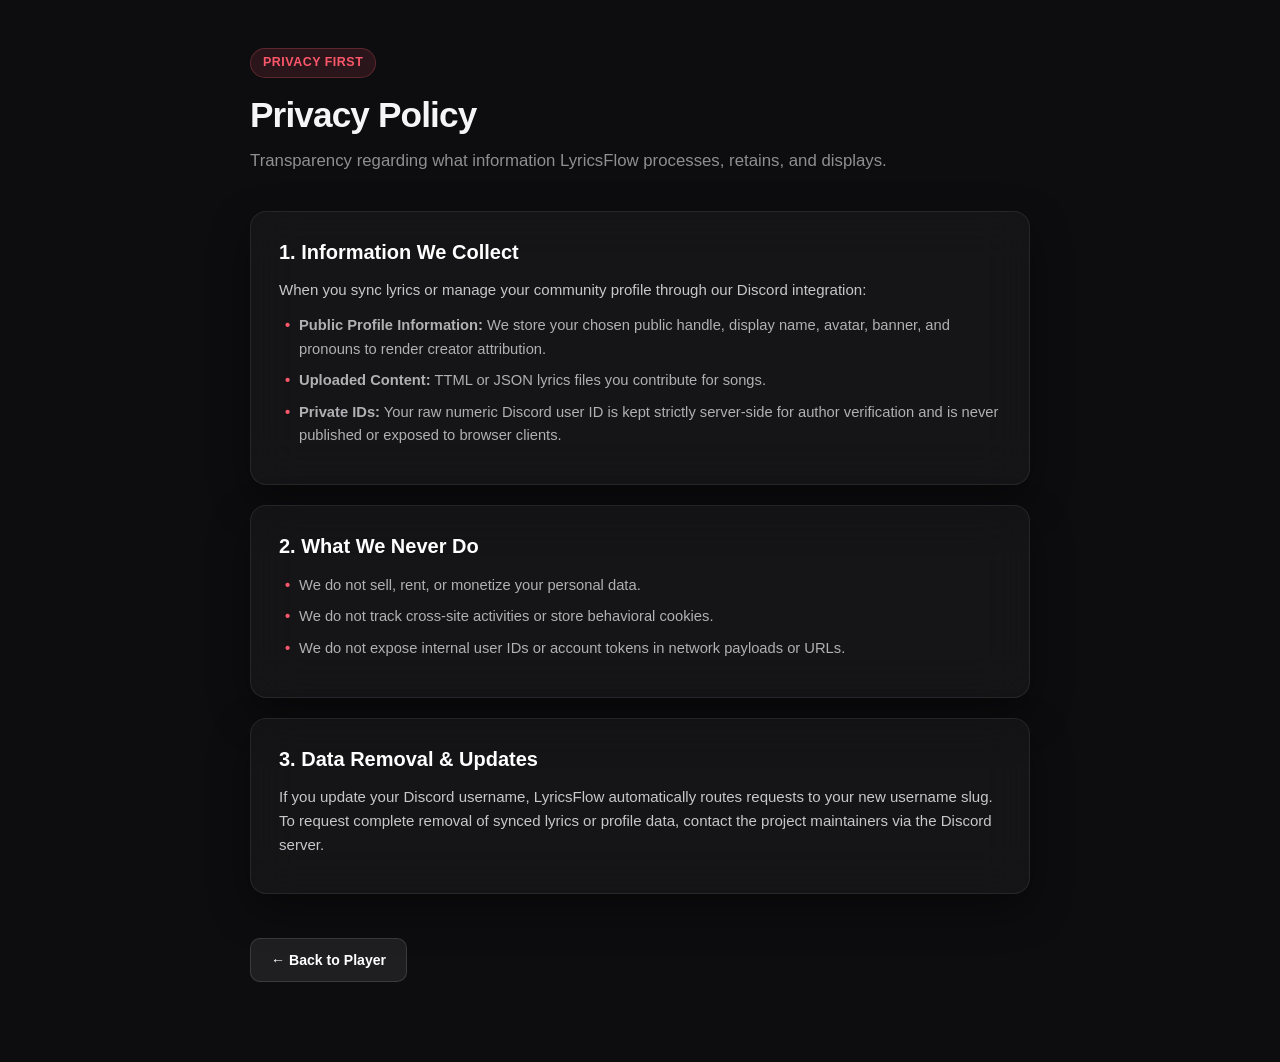
<file: privacy.html>
<!DOCTYPE html>
<html lang="en">

<head>
  <meta charset="UTF-8">
  <meta name="viewport" content="width=device-width, initial-scale=1.0">
  <title>Privacy Policy — LyricsFlow</title>
  <link rel="icon" href="/favicon.ico" type="image/x-icon">
  <style>
    :root {
      --bg: #0d0d0f;
      --card-bg: rgba(255, 255, 255, 0.035);
      --card-border: rgba(255, 255, 255, 0.08);
      --accent: #fc576b;
      --text: #f5f5f7;
      --text-muted: #8e8e93;
      --font: -apple-system, BlinkMacSystemFont, "Segoe UI", Roboto, Helvetica, Arial, sans-serif;
    }

    * {
      box-sizing: border-box;
      margin: 0;
      padding: 0;
    }

    body {
      background: var(--bg);
      color: var(--text);
      font-family: var(--font);
      -webkit-font-smoothing: antialiased;
      -moz-osx-font-smoothing: grayscale;
      line-height: 1.6;
      padding: 48px 24px 80px;
    }

    .wrapper {
      max-width: 780px;
      margin: 0 auto;
    }

    .badge {
      display: inline-flex;
      align-items: center;
      gap: 6px;
      padding: 4px 12px;
      border-radius: 999px;
      background: rgba(252, 87, 107, 0.12);
      border: 1px solid rgba(252, 87, 107, 0.25);
      color: var(--accent);
      font-size: 0.78rem;
      font-weight: 600;
      text-transform: uppercase;
      letter-spacing: 0.04em;
      margin-bottom: 16px;
    }

    h1 {
      font-size: 2.2rem;
      font-weight: 800;
      letter-spacing: -0.025em;
      margin-bottom: 12px;
      line-height: 1.2;
    }

    p.lead {
      font-size: 1.05rem;
      color: var(--text-muted);
      margin-bottom: 36px;
    }

    .card {
      background: var(--card-bg);
      border: 1px solid var(--card-border);
      border-radius: 16px;
      padding: 24px 28px;
      margin-bottom: 20px;
      -webkit-backdrop-filter: blur(24px);
      backdrop-filter: blur(24px);
      box-shadow: 0 16px 40px rgba(0, 0, 0, 0.4);
    }

    h2 {
      font-size: 1.25rem;
      font-weight: 700;
      margin-bottom: 10px;
      color: #ffffff;
    }

    p {
      color: #c7c7cc;
      font-size: 0.94rem;
      margin-bottom: 12px;
    }

    ul {
      list-style: none;
      padding: 0;
      margin: 12px 0;
    }

    li {
      position: relative;
      padding-left: 20px;
      font-size: 0.92rem;
      color: #b0b0b5;
      margin-bottom: 8px;
    }

    li::before {
      content: "•";
      position: absolute;
      left: 6px;
      color: var(--accent);
      font-weight: 700;
    }

    .nav-btn {
      display: inline-flex;
      align-items: center;
      gap: 8px;
      padding: 10px 20px;
      border-radius: 10px;
      background: rgba(255, 255, 255, 0.08);
      border: 1px solid rgba(255, 255, 255, 0.12);
      color: #fff;
      text-decoration: none;
      font-size: 0.88rem;
      font-weight: 600;
      margin-top: 24px;
      transition: all 0.15s ease;
    }

    .nav-btn:hover {
      background: rgba(255, 255, 255, 0.14);
      transform: translateY(-1px);
    }
  </style>
</head>

<body>
  <div class="wrapper">
    <div class="badge">Privacy First</div>
    <h1>Privacy Policy</h1>
    <p class="lead">Transparency regarding what information LyricsFlow processes, retains, and displays.</p>

    <div class="card">
      <h2>1. Information We Collect</h2>
      <p>When you sync lyrics or manage your community profile through our Discord integration:</p>
      <ul>
        <li><strong>Public Profile Information:</strong> We store your chosen public handle, display name, avatar,
          banner, and pronouns to render creator attribution.</li>
        <li><strong>Uploaded Content:</strong> TTML or JSON lyrics files you contribute for songs.</li>
        <li><strong>Private IDs:</strong> Your raw numeric Discord user ID is kept strictly server-side for author
          verification and is never published or exposed to browser clients.</li>
      </ul>
    </div>

    <div class="card">
      <h2>2. What We Never Do</h2>
      <ul>
        <li>We do not sell, rent, or monetize your personal data.</li>
        <li>We do not track cross-site activities or store behavioral cookies.</li>
        <li>We do not expose internal user IDs or account tokens in network payloads or URLs.</li>
      </ul>
    </div>

    <div class="card">
      <h2>3. Data Removal & Updates</h2>
      <p>If you update your Discord username, LyricsFlow automatically routes requests to your new username slug. To
        request complete removal of synced lyrics or profile data, contact the project maintainers via the Discord
        server.</p>
    </div>

    <a href="/" class="nav-btn">← Back to Player</a>
  </div>
</body>

</html>
</file>
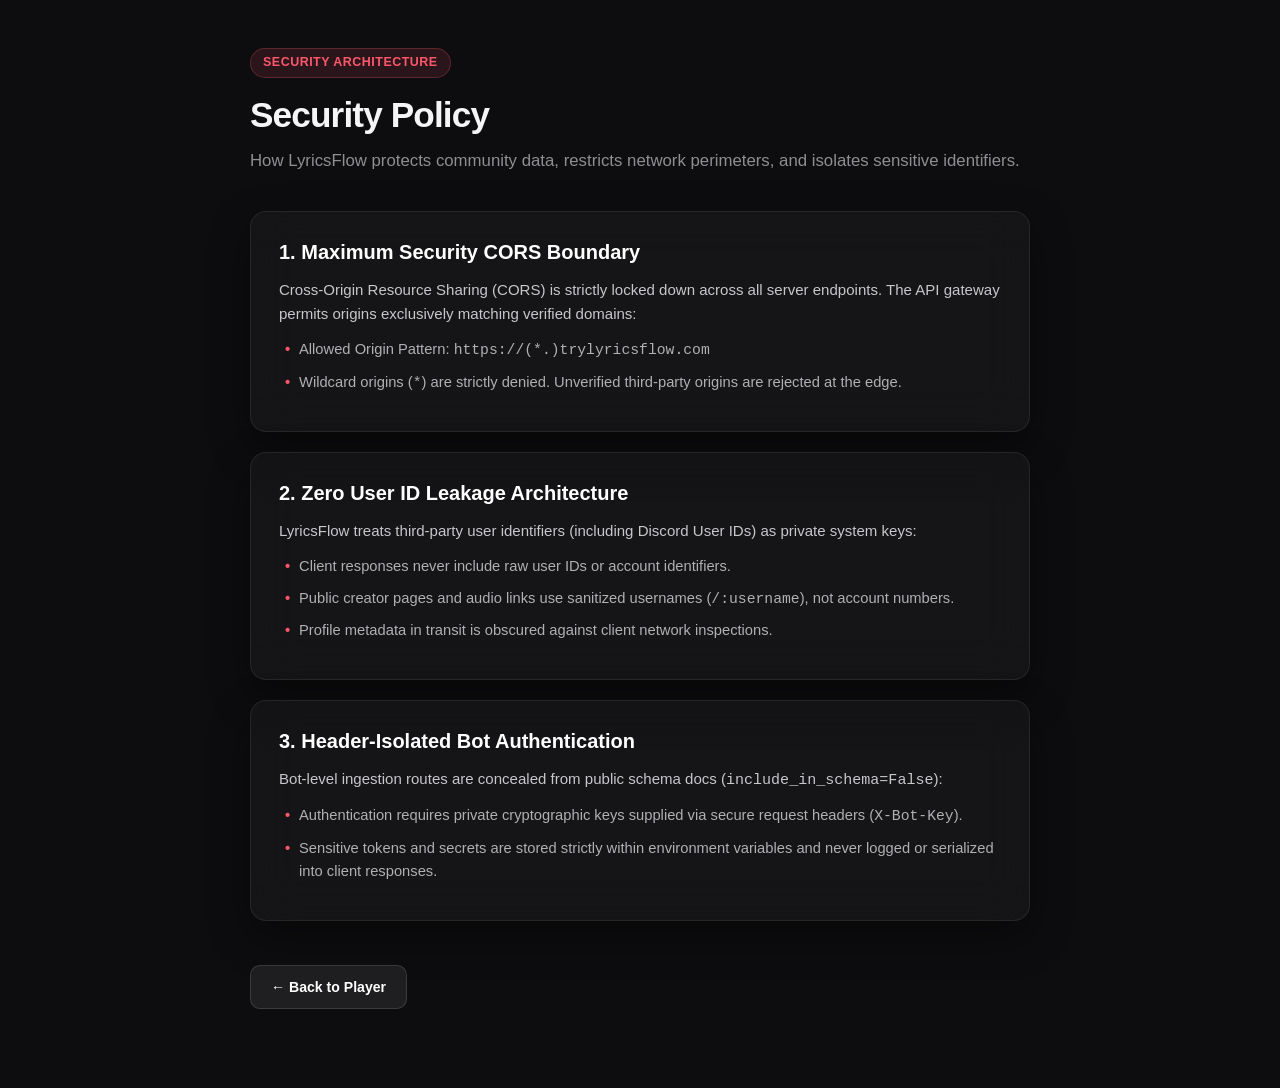
<file: security.html>
<!DOCTYPE html>
<html lang="en">

<head>
  <meta charset="UTF-8">
  <meta name="viewport" content="width=device-width, initial-scale=1.0">
  <title>Security Policy — LyricsFlow</title>
  <link rel="icon" href="/favicon.ico" type="image/x-icon">
  <style>
    :root {
      --bg: #0d0d0f;
      --card-bg: rgba(255, 255, 255, 0.035);
      --card-border: rgba(255, 255, 255, 0.08);
      --accent: #fc576b;
      --text: #f5f5f7;
      --text-muted: #8e8e93;
      --font: -apple-system, BlinkMacSystemFont, "Segoe UI", Roboto, Helvetica, Arial, sans-serif;
    }

    * {
      box-sizing: border-box;
      margin: 0;
      padding: 0;
    }

    body {
      background: var(--bg);
      color: var(--text);
      font-family: var(--font);
      -webkit-font-smoothing: antialiased;
      -moz-osx-font-smoothing: grayscale;
      line-height: 1.6;
      padding: 48px 24px 80px;
    }

    .wrapper {
      max-width: 780px;
      margin: 0 auto;
    }

    .badge {
      display: inline-flex;
      align-items: center;
      gap: 6px;
      padding: 4px 12px;
      border-radius: 999px;
      background: rgba(252, 87, 107, 0.12);
      border: 1px solid rgba(252, 87, 107, 0.25);
      color: var(--accent);
      font-size: 0.78rem;
      font-weight: 600;
      text-transform: uppercase;
      letter-spacing: 0.04em;
      margin-bottom: 16px;
    }

    h1 {
      font-size: 2.2rem;
      font-weight: 800;
      letter-spacing: -0.025em;
      margin-bottom: 12px;
      line-height: 1.2;
    }

    p.lead {
      font-size: 1.05rem;
      color: var(--text-muted);
      margin-bottom: 36px;
    }

    .card {
      background: var(--card-bg);
      border: 1px solid var(--card-border);
      border-radius: 16px;
      padding: 24px 28px;
      margin-bottom: 20px;
      -webkit-backdrop-filter: blur(24px);
      backdrop-filter: blur(24px);
      box-shadow: 0 16px 40px rgba(0, 0, 0, 0.4);
    }

    h2 {
      font-size: 1.25rem;
      font-weight: 700;
      margin-bottom: 10px;
      color: #ffffff;
      display: flex;
      align-items: center;
      gap: 10px;
    }

    p {
      color: #c7c7cc;
      font-size: 0.94rem;
      margin-bottom: 12px;
    }

    ul {
      list-style: none;
      padding: 0;
      margin: 12px 0;
    }

    li {
      position: relative;
      padding-left: 20px;
      font-size: 0.92rem;
      color: #b0b0b5;
      margin-bottom: 8px;
    }

    li::before {
      content: "•";
      position: absolute;
      left: 6px;
      color: var(--accent);
      font-weight: 700;
    }

    .nav-btn {
      display: inline-flex;
      align-items: center;
      gap: 8px;
      padding: 10px 20px;
      border-radius: 10px;
      background: rgba(255, 255, 255, 0.08);
      border: 1px solid rgba(255, 255, 255, 0.12);
      color: #fff;
      text-decoration: none;
      font-size: 0.88rem;
      font-weight: 600;
      margin-top: 24px;
      transition: all 0.15s ease;
    }

    .nav-btn:hover {
      background: rgba(255, 255, 255, 0.14);
      transform: translateY(-1px);
    }
  </style>
</head>

<body>
  <div class="wrapper">
    <div class="badge">Security Architecture</div>
    <h1>Security Policy</h1>
    <p class="lead">How LyricsFlow protects community data, restricts network perimeters, and isolates sensitive
      identifiers.</p>

    <div class="card">
      <h2>1. Maximum Security CORS Boundary</h2>
      <p>Cross-Origin Resource Sharing (CORS) is strictly locked down across all server endpoints. The API gateway
        permits origins exclusively matching verified domains:</p>
      <ul>
        <li>Allowed Origin Pattern: <code>https://(*.)trylyricsflow.com</code></li>
        <li>Wildcard origins (<code>*</code>) are strictly denied. Unverified third-party origins are rejected at the
          edge.</li>
      </ul>
    </div>

    <div class="card">
      <h2>2. Zero User ID Leakage Architecture</h2>
      <p>LyricsFlow treats third-party user identifiers (including Discord User IDs) as private system keys:</p>
      <ul>
        <li>Client responses never include raw user IDs or account identifiers.</li>
        <li>Public creator pages and audio links use sanitized usernames (<code>/:username</code>), not account numbers.
        </li>
        <li>Profile metadata in transit is obscured against client network inspections.</li>
      </ul>
    </div>

    <div class="card">
      <h2>3. Header-Isolated Bot Authentication</h2>
      <p>Bot-level ingestion routes are concealed from public schema docs (<code>include_in_schema=False</code>):</p>
      <ul>
        <li>Authentication requires private cryptographic keys supplied via secure request headers
          (<code>X-Bot-Key</code>).</li>
        <li>Sensitive tokens and secrets are stored strictly within environment variables and never logged or serialized
          into client responses.</li>
      </ul>
    </div>

    <a href="/" class="nav-btn">← Back to Player</a>
  </div>
</body>

</html>
</file>
